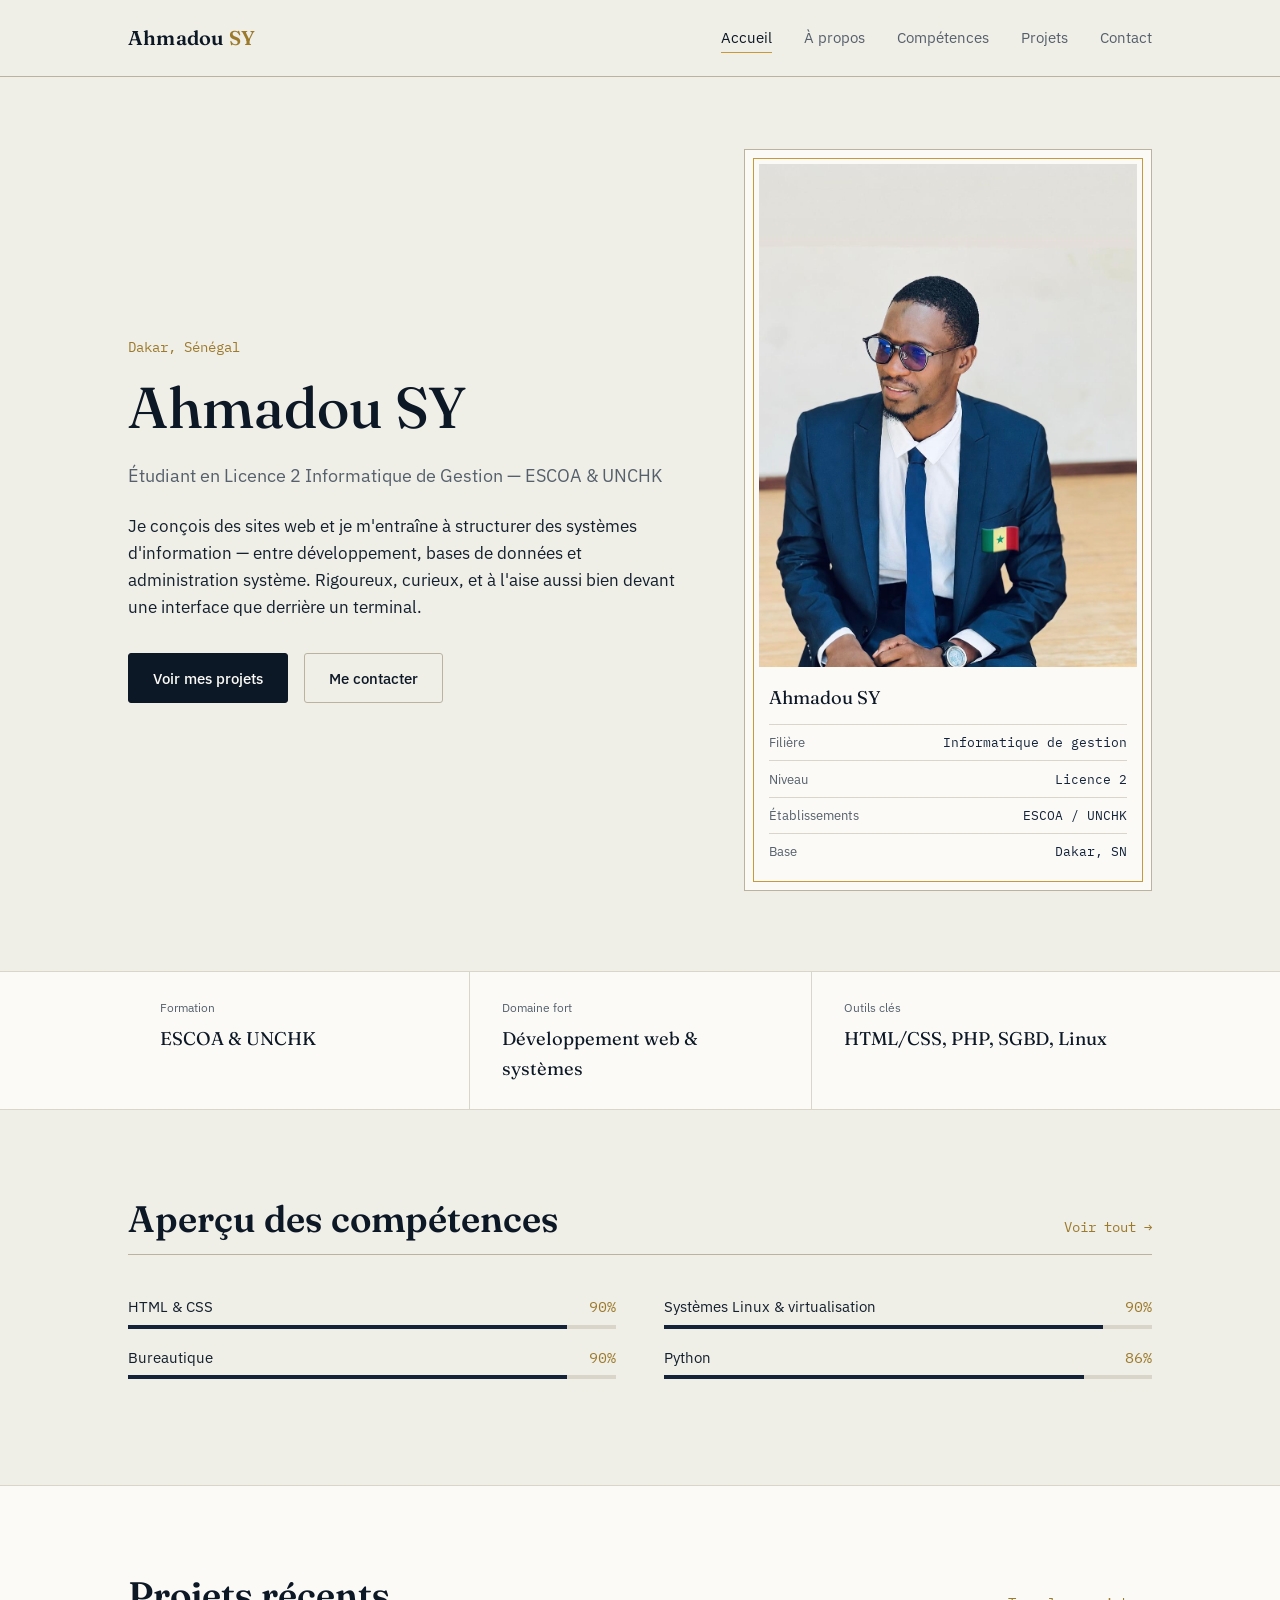
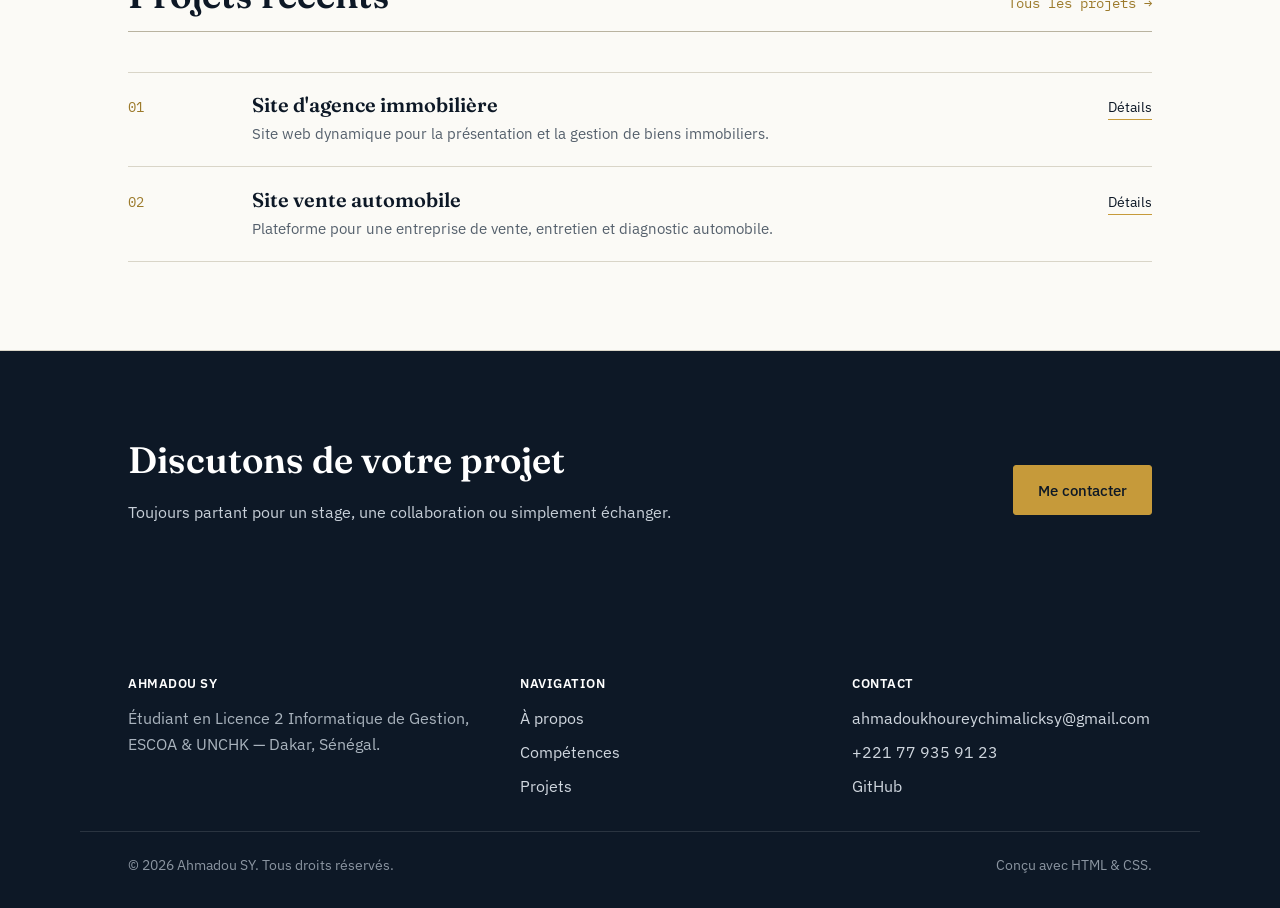
<file: index.html>
<!DOCTYPE html>
<html lang="fr">
<head>
<meta charset="UTF-8">
<meta name="viewport" content="width=device-width, initial-scale=1.0">
<title>Ahmadou SY — Portfolio</title>
<meta name="description" content="Portfolio d'Ahmadou SY, étudiant en Licence 2 Informatique de Gestion à l'ESCOA et l'UNCHK, Dakar.">
<link rel="preconnect" href="https://fonts.googleapis.com">
<link href="https://fonts.googleapis.com/css2?family=Fraunces:opsz,wght@9..144,500;9..144,600&family=IBM+Plex+Sans:wght@400;500;600&family=IBM+Plex+Mono:wght@400;500&display=swap" rel="stylesheet">
<link rel="stylesheet" href="css/style.css">
</head>
<body>

<header class="site-header">
  <div class="nav-wrap">
    <a href="index.html" class="brand">Ahmadou <span>SY</span></a>
    <input type="checkbox" id="nav-toggle">
    <label for="nav-toggle" class="nav-toggle-label" aria-label="Ouvrir le menu"><span></span></label>
    <nav class="main-nav">
      <ul>
        <li><a href="index.html" class="active">Accueil</a></li>
        <li><a href="a-propos.html">À propos</a></li>
        <li><a href="competences.html">Compétences</a></li>
        <li><a href="projets.html">Projets</a></li>
        <li><a href="contact.html">Contact</a></li>
      </ul>
    </nav>
  </div>
</header>

<main>

  <!-- HERO -->
  <section class="hero">
    <div class="container hero-grid">
      <div>
        <div class="hero-eyebrow">Dakar, Sénégal</div>
        <h1>Ahmadou SY</h1>
        <p class="role">Étudiant en Licence 2 Informatique de Gestion — ESCOA &amp; UNCHK</p>
        <p class="lead">Je conçois des sites web et je m'entraîne à structurer des systèmes d'information — entre développement, bases de données et administration système. Rigoureux, curieux, et à l'aise aussi bien devant une interface que derrière un terminal.</p>
        <div class="hero-actions">
          <a href="projets.html" class="btn btn-primary">Voir mes projets</a>
          <a href="contact.html" class="btn btn-ghost">Me contacter</a>
        </div>
      </div>

      <div class="id-card">
        <img class="id-photo" src="assets/img/ahmadou.jpeg" alt="Portrait d'Ahmadou SY">
        <div class="id-meta">
          <div class="id-name">Ahmadou SY</div>
          <div class="id-row"><span class="label">Filière</span><span class="value">Informatique de gestion</span></div>
          <div class="id-row"><span class="label">Niveau</span><span class="value">Licence 2</span></div>
          <div class="id-row"><span class="label">Établissements</span><span class="value">ESCOA / UNCHK</span></div>
          <div class="id-row"><span class="label">Base</span><span class="value">Dakar, SN</span></div>
        </div>
      </div>
    </div>
  </section>

  <!-- FACTS STRIP -->
  <section class="section-alt" style="padding: 0;">
    <div class="container facts-strip">
      <div class="fact">
        <div class="fact-label">Formation</div>
        <div class="fact-value">ESCOA &amp; UNCHK</div>
      </div>
      <div class="fact">
        <div class="fact-label">Domaine fort</div>
        <div class="fact-value">Développement web &amp; systèmes</div>
      </div>
      <div class="fact">
        <div class="fact-label">Outils clés</div>
        <div class="fact-value">HTML/CSS, PHP, SGBD, Linux</div>
      </div>
    </div>
  </section>

  <!-- SKILLS TEASER -->
  <section>
    <div class="container">
      <div class="section-head">
        <h2>Aperçu des compétences</h2>
        <a href="competences.html" class="section-number">Voir tout →</a>
      </div>

      <div class="skills-grid">
        <div>
          <div class="skill">
            <div class="skill-top"><span>HTML &amp; CSS</span><span class="pct">90%</span></div>
            <div class="skill-track"><div class="skill-fill" style="width:90%"></div></div>
          </div>
          <div class="skill">
            <div class="skill-top"><span>Bureautique</span><span class="pct">90%</span></div>
            <div class="skill-track"><div class="skill-fill" style="width:90%"></div></div>
          </div>
        </div>
        <div>
          <div class="skill">
            <div class="skill-top"><span>Systèmes Linux &amp; virtualisation</span><span class="pct">90%</span></div>
            <div class="skill-track"><div class="skill-fill" style="width:90%"></div></div>
          </div>
          <div class="skill">
            <div class="skill-top"><span>Python</span><span class="pct">86%</span></div>
            <div class="skill-track"><div class="skill-fill" style="width:86%"></div></div>
          </div>
        </div>
      </div>
    </div>
  </section>

  <!-- PROJECTS TEASER -->
  <section class="section-alt">
    <div class="container">
      <div class="section-head">
        <h2>Projets récents</h2>
        <a href="projets.html" class="section-number">Tous les projets →</a>
      </div>

      <div>
        <div class="project-line">
          <span class="idx">01</span>
          <div>
            <h3>Site d'agence immobilière</h3>
            <p class="desc">Site web dynamique pour la présentation et la gestion de biens immobiliers.</p>
          </div>
          <a href="projets.html" class="go">Détails</a>
        </div>
        <div class="project-line">
          <span class="idx">02</span>
          <div>
            <h3>Site vente automobile</h3>
            <p class="desc">Plateforme pour une entreprise de vente, entretien et diagnostic automobile.</p>
          </div>
          <a href="projets.html" class="go">Détails</a>
        </div>
      </div>
    </div>
  </section>

  <!-- CTA -->
  <section class="cta-band">
    <div class="container cta-band-inner">
      <div>
        <h2>Discutons de votre projet</h2>
        <p>Toujours partant pour un stage, une collaboration ou simplement échanger.</p>
      </div>
      <a href="contact.html" class="btn btn-primary">Me contacter</a>
    </div>
  </section>

</main>

<footer class="site-footer">
  <div class="container footer-grid">
    <div>
      <h4>AHMADOU SY</h4>
      <p>Étudiant en Licence 2 Informatique de Gestion, ESCOA &amp; UNCHK — Dakar, Sénégal.</p>
    </div>
    <div>
      <h4>NAVIGATION</h4>
      <ul class="footer-list">
        <li><a href="a-propos.html">À propos</a></li>
        <li><a href="competences.html">Compétences</a></li>
        <li><a href="projets.html">Projets</a></li>
      </ul>
    </div>
    <div>
      <h4>CONTACT</h4>
      <ul class="footer-list">
        <li><a href="mailto:ahmadoukhoureychimalicksy@gmail.com">ahmadoukhoureychimalicksy@gmail.com</a></li>
        <li><a href="tel:+221779359123">+221 77 935 91 23</a></li>
        <!-- Ajoutez votre lien GitHub ici -->
        <li><a href="#">GitHub</a></li>
      </ul>
    </div>
  </div>
  <div class="container footer-bottom">
    <span>© 2026 Ahmadou SY. Tous droits réservés.</span>
    <span>Conçu avec HTML &amp; CSS.</span>
  </div>
</footer>

</body>
</html>
</file>
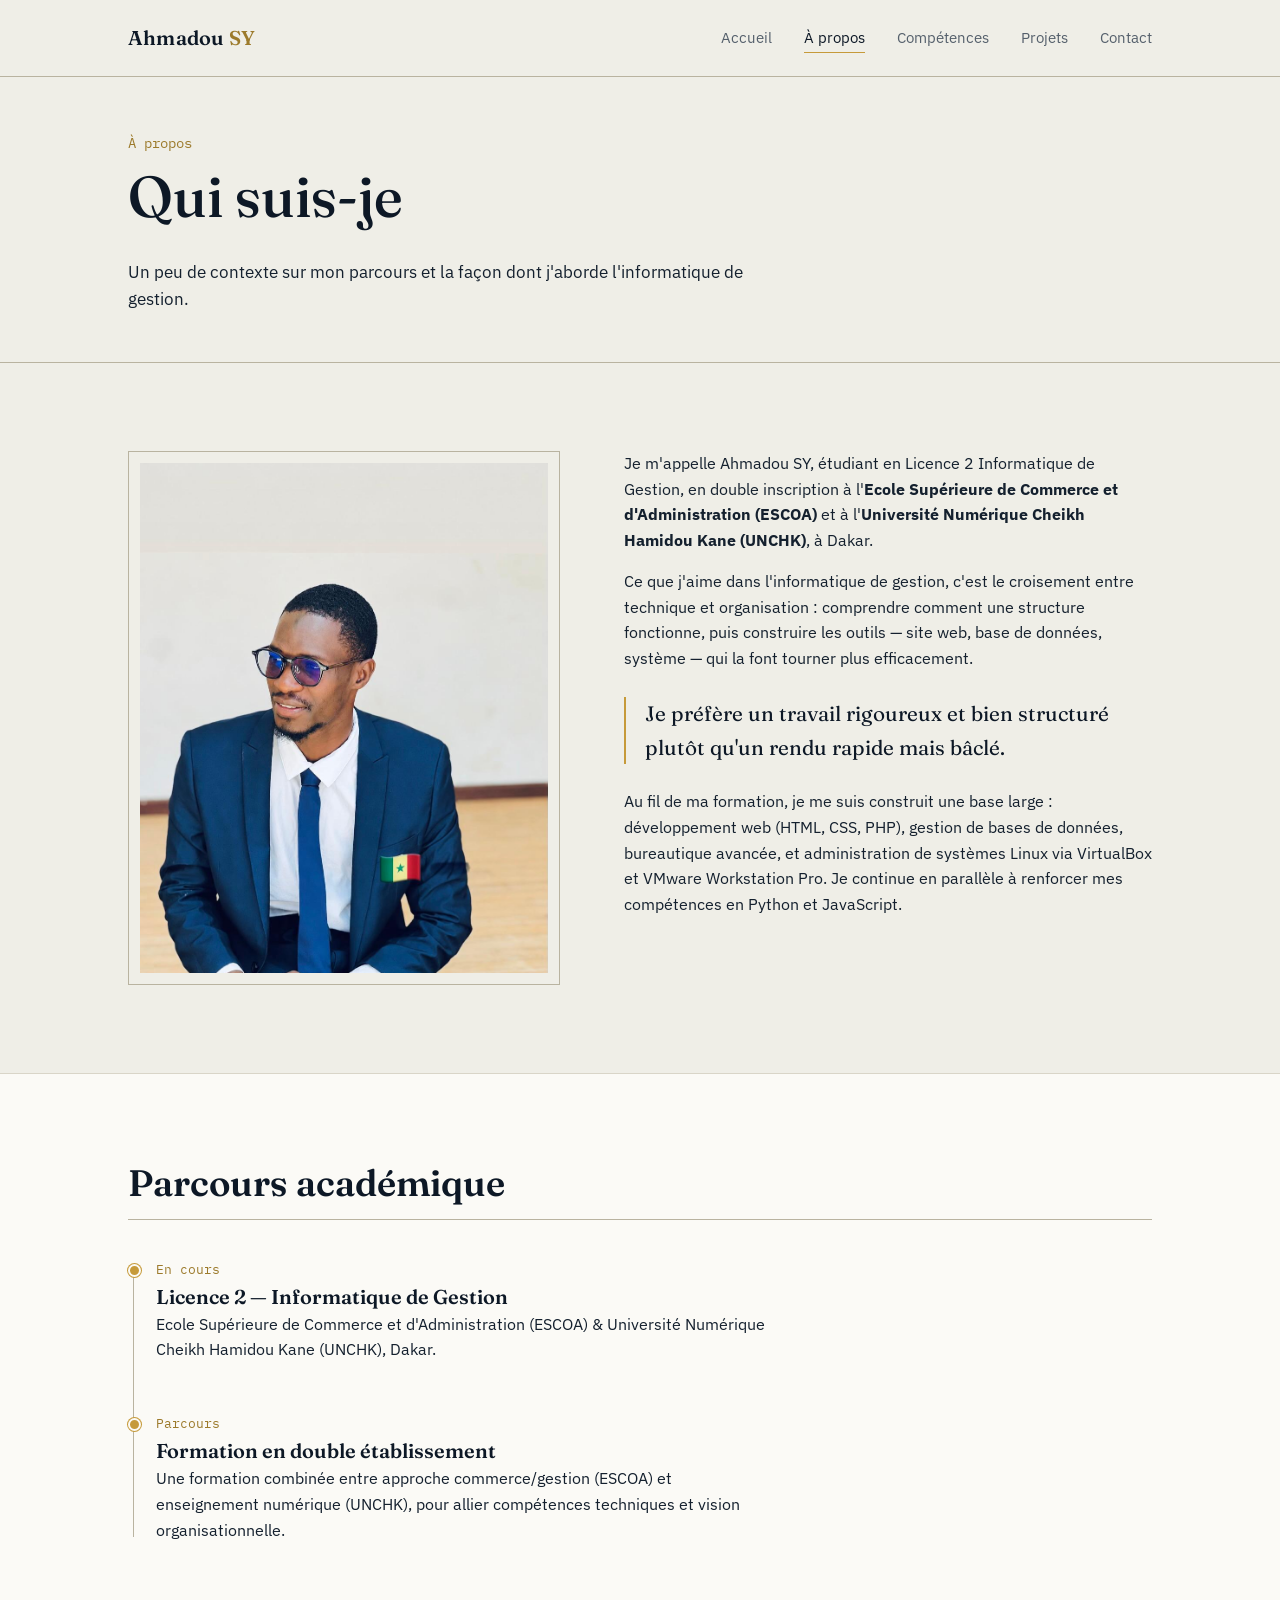
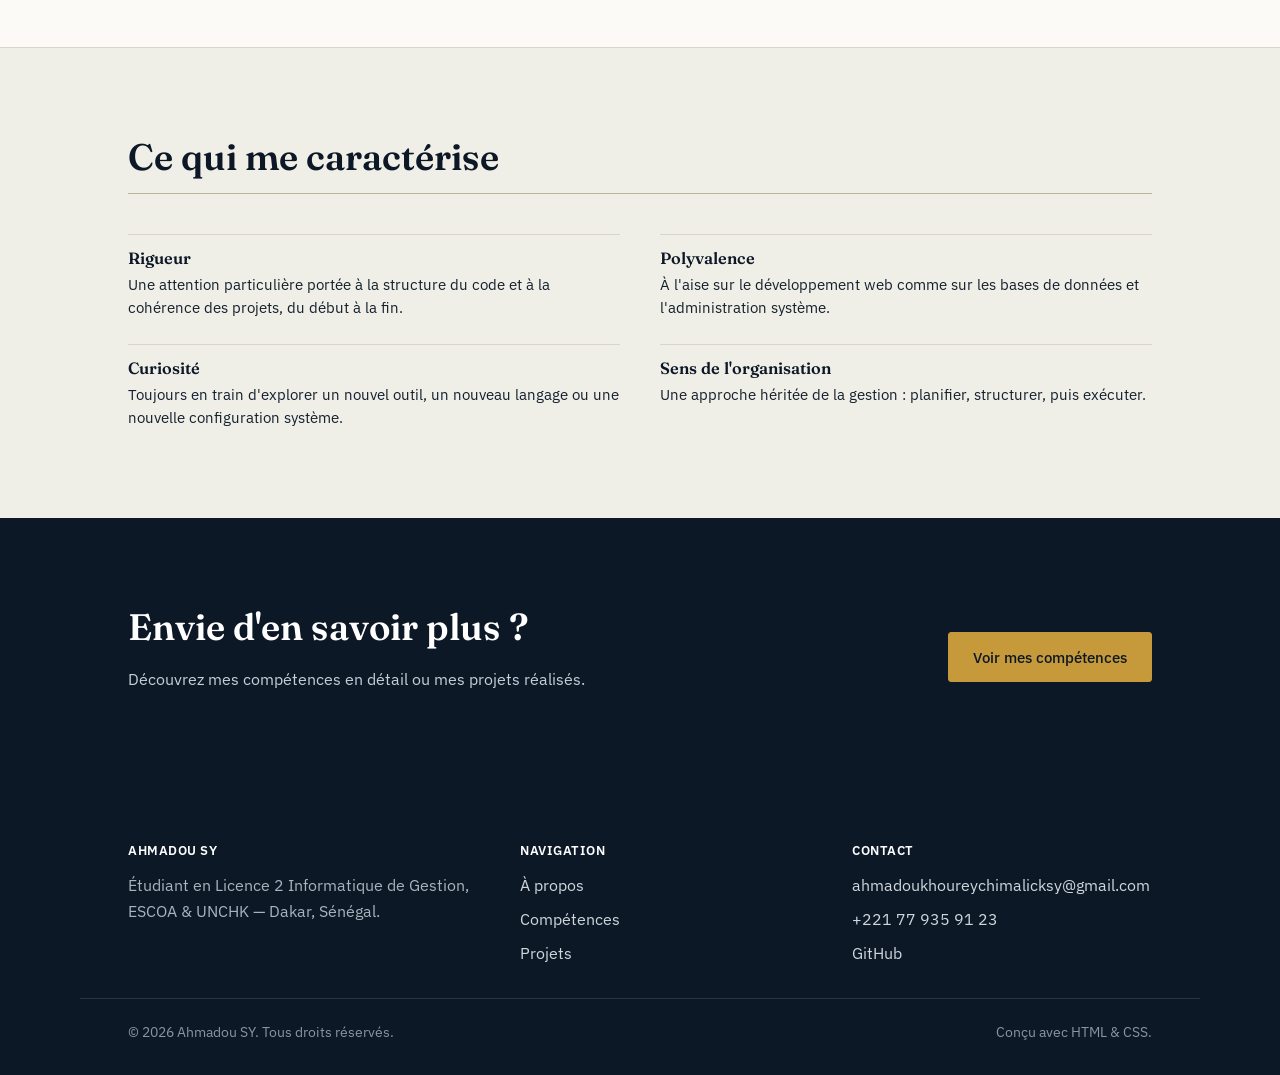
<file: a-propos.html>
<!DOCTYPE html>
<html lang="fr">
<head>
<meta charset="UTF-8">
<meta name="viewport" content="width=device-width, initial-scale=1.0">
<title>À propos — Ahmadou SY</title>
<meta name="description" content="Parcours académique et présentation d'Ahmadou SY, étudiant en Informatique de Gestion.">
<link rel="preconnect" href="https://fonts.googleapis.com">
<link href="https://fonts.googleapis.com/css2?family=Fraunces:opsz,wght@9..144,500;9..144,600&family=IBM+Plex+Sans:wght@400;500;600&family=IBM+Plex+Mono:wght@400;500&display=swap" rel="stylesheet">
<link rel="stylesheet" href="css/style.css">
</head>
<body>

<header class="site-header">
  <div class="nav-wrap">
    <a href="index.html" class="brand">Ahmadou <span>SY</span></a>
    <input type="checkbox" id="nav-toggle">
    <label for="nav-toggle" class="nav-toggle-label" aria-label="Ouvrir le menu"><span></span></label>
    <nav class="main-nav">
      <ul>
        <li><a href="index.html">Accueil</a></li>
        <li><a href="a-propos.html" class="active">À propos</a></li>
        <li><a href="competences.html">Compétences</a></li>
        <li><a href="projets.html">Projets</a></li>
        <li><a href="contact.html">Contact</a></li>
      </ul>
    </nav>
  </div>
</header>

<main>

  <section class="page-hero">
    <div class="container">
      <div class="hero-eyebrow">À propos</div>
      <h1>Qui suis-je</h1>
      <p>Un peu de contexte sur mon parcours et la façon dont j'aborde l'informatique de gestion.</p>
    </div>
  </section>

  <section>
    <div class="container about-grid">
      <div class="about-photo">
        <img src="assets/img/ahmadou.jpeg" alt="Portrait d'Ahmadou SY">
      </div>
      <div>
        <p>Je m'appelle Ahmadou SY, étudiant en Licence 2 Informatique de Gestion, en double inscription à l'<strong>Ecole Supérieure de Commerce et d'Administration (ESCOA)</strong> et à l'<strong>Université Numérique Cheikh Hamidou Kane (UNCHK)</strong>, à Dakar.</p>
        <p>Ce que j'aime dans l'informatique de gestion, c'est le croisement entre technique et organisation : comprendre comment une structure fonctionne, puis construire les outils — site web, base de données, système — qui la font tourner plus efficacement.</p>

        <p class="pull-quote">Je préfère un travail rigoureux et bien structuré plutôt qu'un rendu rapide mais bâclé.</p>

        <p>Au fil de ma formation, je me suis construit une base large : développement web (HTML, CSS, PHP), gestion de bases de données, bureautique avancée, et administration de systèmes Linux via VirtualBox et VMware Workstation Pro. Je continue en parallèle à renforcer mes compétences en Python et JavaScript.</p>
      </div>
    </div>
  </section>

  <section class="section-alt">
    <div class="container">
      <div class="section-head">
        <h2>Parcours académique</h2>
      </div>

      <div class="timeline">
        <div class="timeline-item">
          <div class="period">En cours</div>
          <h3>Licence 2 — Informatique de Gestion</h3>
          <p>Ecole Supérieure de Commerce et d'Administration (ESCOA) &amp; Université Numérique Cheikh Hamidou Kane (UNCHK), Dakar.</p>
        </div>
        <div class="timeline-item">
          <div class="period">Parcours</div>
          <h3>Formation en double établissement</h3>
          <p>Une formation combinée entre approche commerce/gestion (ESCOA) et enseignement numérique (UNCHK), pour allier compétences techniques et vision organisationnelle.</p>
        </div>
      </div>
    </div>
  </section>

  <section>
    <div class="container">
      <div class="section-head">
        <h2>Ce qui me caractérise</h2>
      </div>
      <ul class="values-list">
        <li>
          <h3>Rigueur</h3>
          <p>Une attention particulière portée à la structure du code et à la cohérence des projets, du début à la fin.</p>
        </li>
        <li>
          <h3>Polyvalence</h3>
          <p>À l'aise sur le développement web comme sur les bases de données et l'administration système.</p>
        </li>
        <li>
          <h3>Curiosité</h3>
          <p>Toujours en train d'explorer un nouvel outil, un nouveau langage ou une nouvelle configuration système.</p>
        </li>
        <li>
          <h3>Sens de l'organisation</h3>
          <p>Une approche héritée de la gestion : planifier, structurer, puis exécuter.</p>
        </li>
      </ul>
    </div>
  </section>

  <section class="cta-band">
    <div class="container cta-band-inner">
      <div>
        <h2>Envie d'en savoir plus ?</h2>
        <p>Découvrez mes compétences en détail ou mes projets réalisés.</p>
      </div>
      <a href="competences.html" class="btn btn-primary">Voir mes compétences</a>
    </div>
  </section>

</main>

<footer class="site-footer">
  <div class="container footer-grid">
    <div>
      <h4>AHMADOU SY</h4>
      <p>Étudiant en Licence 2 Informatique de Gestion, ESCOA &amp; UNCHK — Dakar, Sénégal.</p>
    </div>
    <div>
      <h4>NAVIGATION</h4>
      <ul class="footer-list">
        <li><a href="a-propos.html">À propos</a></li>
        <li><a href="competences.html">Compétences</a></li>
        <li><a href="projets.html">Projets</a></li>
      </ul>
    </div>
    <div>
      <h4>CONTACT</h4>
      <ul class="footer-list">
        <li><a href="mailto:ahmadoukhoureychimalicksy@gmail.com">ahmadoukhoureychimalicksy@gmail.com</a></li>
        <li><a href="tel:+221779359123">+221 77 935 91 23</a></li>
        <li><a href="#">GitHub</a></li>
      </ul>
    </div>
  </div>
  <div class="container footer-bottom">
    <span>© 2026 Ahmadou SY. Tous droits réservés.</span>
    <span>Conçu avec HTML &amp; CSS.</span>
  </div>
</footer>

</body>
</html>
</file>
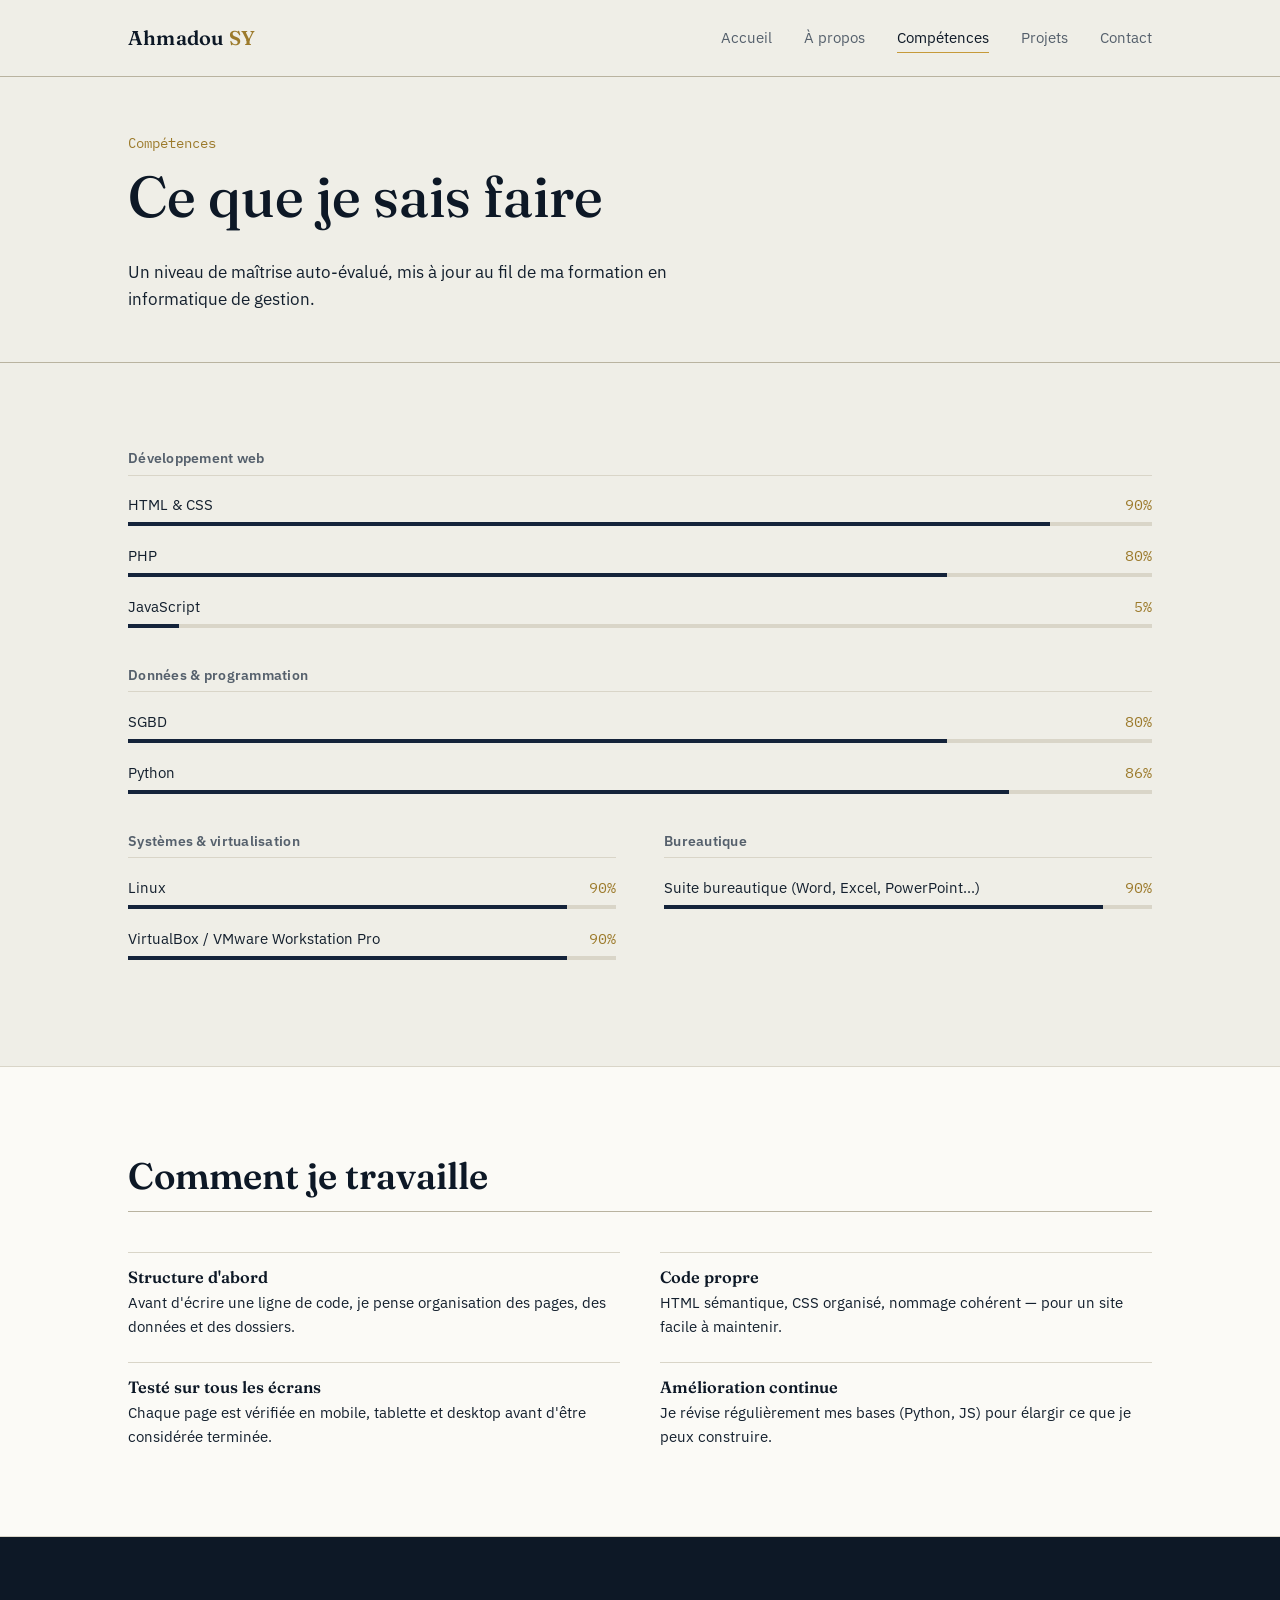
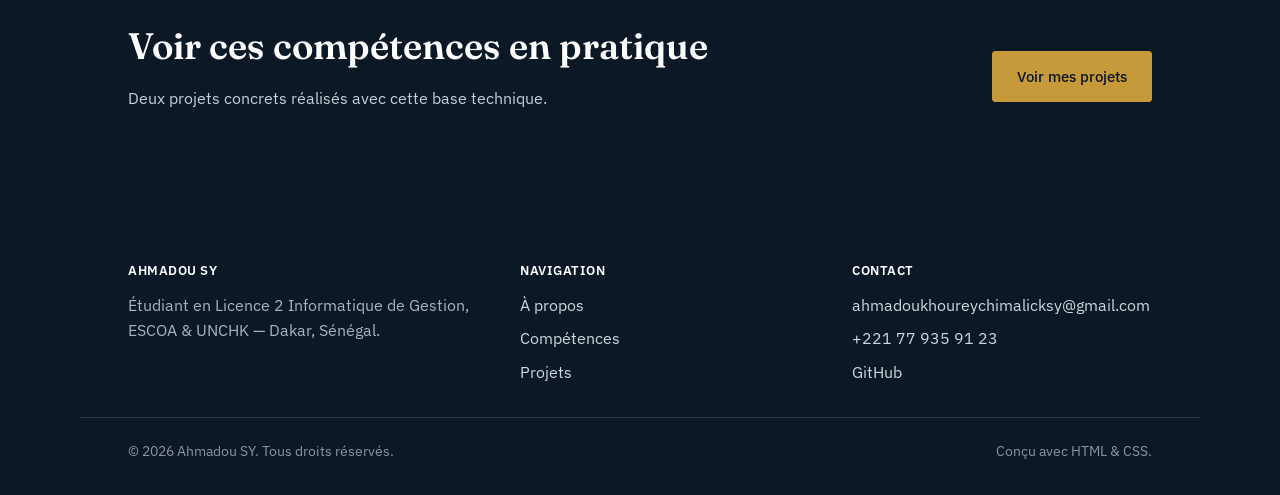
<file: competences.html>
<!DOCTYPE html>
<html lang="fr">
<head>
<meta charset="UTF-8">
<meta name="viewport" content="width=device-width, initial-scale=1.0">
<title>Compétences — Ahmadou SY</title>
<meta name="description" content="Compétences techniques d'Ahmadou SY : développement web, bases de données, systèmes et bureautique.">
<link rel="preconnect" href="https://fonts.googleapis.com">
<link href="https://fonts.googleapis.com/css2?family=Fraunces:opsz,wght@9..144,500;9..144,600&family=IBM+Plex+Sans:wght@400;500;600&family=IBM+Plex+Mono:wght@400;500&display=swap" rel="stylesheet">
<link rel="stylesheet" href="css/style.css">
</head>
<body>

<header class="site-header">
  <div class="nav-wrap">
    <a href="index.html" class="brand">Ahmadou <span>SY</span></a>
    <input type="checkbox" id="nav-toggle">
    <label for="nav-toggle" class="nav-toggle-label" aria-label="Ouvrir le menu"><span></span></label>
    <nav class="main-nav">
      <ul>
        <li><a href="index.html">Accueil</a></li>
        <li><a href="a-propos.html">À propos</a></li>
        <li><a href="competences.html" class="active">Compétences</a></li>
        <li><a href="projets.html">Projets</a></li>
        <li><a href="contact.html">Contact</a></li>
      </ul>
    </nav>
  </div>
</header>

<main>

  <section class="page-hero">
    <div class="container">
      <div class="hero-eyebrow">Compétences</div>
      <h1>Ce que je sais faire</h1>
      <p>Un niveau de maîtrise auto-évalué, mis à jour au fil de ma formation en informatique de gestion.</p>
    </div>
  </section>

  <section>
    <div class="container">

      <div class="skill-group">
        <h3>Développement web</h3>
        <div class="skill">
          <div class="skill-top"><span>HTML &amp; CSS</span><span class="pct">90%</span></div>
          <div class="skill-track"><div class="skill-fill" style="width:90%"></div></div>
        </div>
        <div class="skill">
          <div class="skill-top"><span>PHP</span><span class="pct">80%</span></div>
          <div class="skill-track"><div class="skill-fill" style="width:80%"></div></div>
        </div>
        <div class="skill">
          <div class="skill-top"><span>JavaScript</span><span class="pct">5%</span></div>
          <div class="skill-track"><div class="skill-fill" style="width:5%"></div></div>
        </div>
      </div>

      <div class="skill-group">
        <h3>Données &amp; programmation</h3>
        <div class="skill">
          <div class="skill-top"><span>SGBD</span><span class="pct">80%</span></div>
          <div class="skill-track"><div class="skill-fill" style="width:80%"></div></div>
        </div>
        <div class="skill">
          <div class="skill-top"><span>Python</span><span class="pct">86%</span></div>
          <div class="skill-track"><div class="skill-fill" style="width:86%"></div></div>
        </div>
      </div>

      <div class="skills-grid" style="margin-top:0.5rem;">
        <div class="skill-group" style="margin-bottom:0;">
          <h3>Systèmes &amp; virtualisation</h3>
          <div class="skill">
            <div class="skill-top"><span>Linux</span><span class="pct">90%</span></div>
            <div class="skill-track"><div class="skill-fill" style="width:90%"></div></div>
          </div>
          <div class="skill">
            <div class="skill-top"><span>VirtualBox / VMware Workstation Pro</span><span class="pct">90%</span></div>
            <div class="skill-track"><div class="skill-fill" style="width:90%"></div></div>
          </div>
        </div>

        <div class="skill-group" style="margin-bottom:0;">
          <h3>Bureautique</h3>
          <div class="skill">
            <div class="skill-top"><span>Suite bureautique (Word, Excel, PowerPoint...)</span><span class="pct">90%</span></div>
            <div class="skill-track"><div class="skill-fill" style="width:90%"></div></div>
          </div>
        </div>
      </div>

    </div>
  </section>

  <section class="section-alt">
    <div class="container">
      <div class="section-head">
        <h2>Comment je travaille</h2>
      </div>
      <ul class="values-list">
        <li>
          <h3>Structure d'abord</h3>
          <p>Avant d'écrire une ligne de code, je pense organisation des pages, des données et des dossiers.</p>
        </li>
        <li>
          <h3>Code propre</h3>
          <p>HTML sémantique, CSS organisé, nommage cohérent — pour un site facile à maintenir.</p>
        </li>
        <li>
          <h3>Testé sur tous les écrans</h3>
          <p>Chaque page est vérifiée en mobile, tablette et desktop avant d'être considérée terminée.</p>
        </li>
        <li>
          <h3>Amélioration continue</h3>
          <p>Je révise régulièrement mes bases (Python, JS) pour élargir ce que je peux construire.</p>
        </li>
      </ul>
    </div>
  </section>

  <section class="cta-band">
    <div class="container cta-band-inner">
      <div>
        <h2>Voir ces compétences en pratique</h2>
        <p>Deux projets concrets réalisés avec cette base technique.</p>
      </div>
      <a href="projets.html" class="btn btn-primary">Voir mes projets</a>
    </div>
  </section>

</main>

<footer class="site-footer">
  <div class="container footer-grid">
    <div>
      <h4>AHMADOU SY</h4>
      <p>Étudiant en Licence 2 Informatique de Gestion, ESCOA &amp; UNCHK — Dakar, Sénégal.</p>
    </div>
    <div>
      <h4>NAVIGATION</h4>
      <ul class="footer-list">
        <li><a href="a-propos.html">À propos</a></li>
        <li><a href="competences.html">Compétences</a></li>
        <li><a href="projets.html">Projets</a></li>
      </ul>
    </div>
    <div>
      <h4>CONTACT</h4>
      <ul class="footer-list">
        <li><a href="mailto:ahmadoukhoureychimalicksy@gmail.com">ahmadoukhoureychimalicksy@gmail.com</a></li>
        <li><a href="tel:+221779359123">+221 77 935 91 23</a></li>
        <li><a href="#">GitHub</a></li>
      </ul>
    </div>
  </div>
  <div class="container footer-bottom">
    <span>© 2026 Ahmadou SY. Tous droits réservés.</span>
    <span>Conçu avec HTML &amp; CSS.</span>
  </div>
</footer>

</body>
</html>
</file>
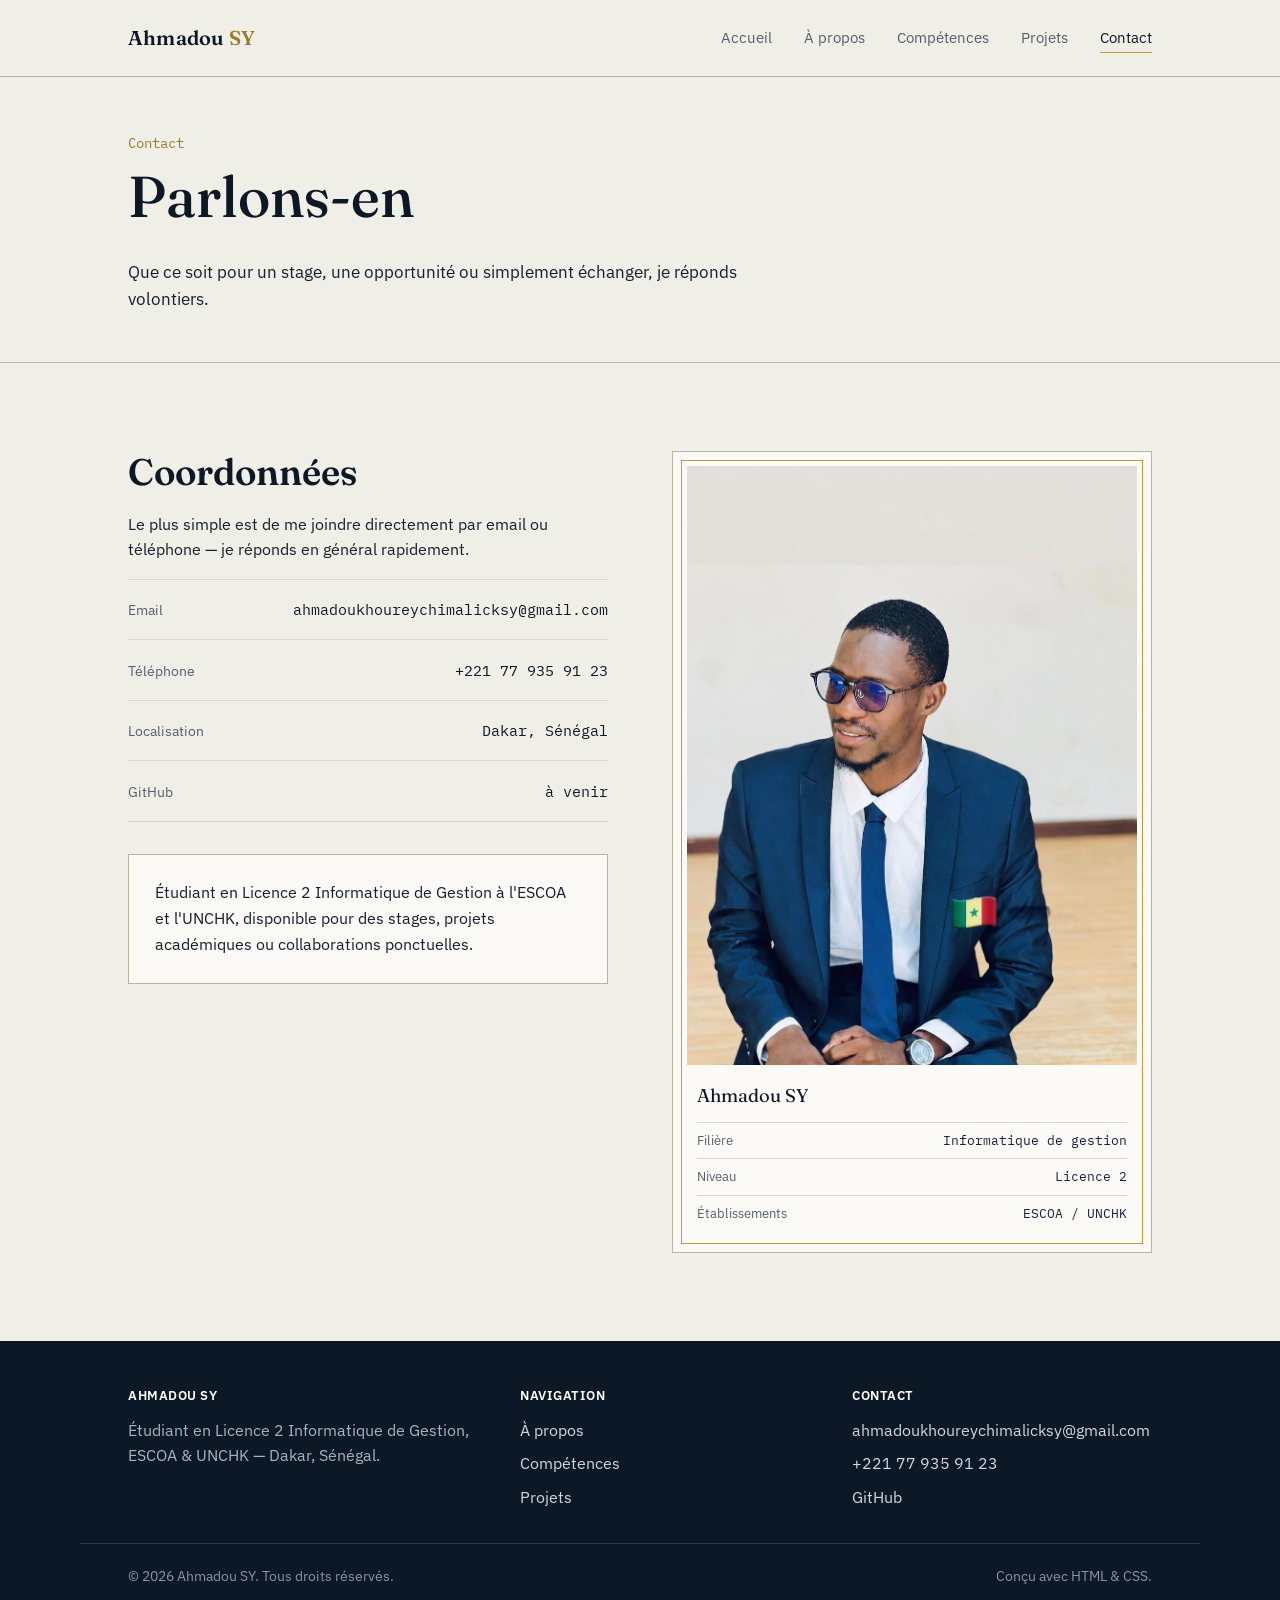
<file: contact.html>
<!DOCTYPE html>
<html lang="fr">
<head>
<meta charset="UTF-8">
<meta name="viewport" content="width=device-width, initial-scale=1.0">
<title>Contact — Ahmadou SY</title>
<meta name="description" content="Contactez Ahmadou SY par email ou téléphone.">
<link rel="preconnect" href="https://fonts.googleapis.com">
<link href="https://fonts.googleapis.com/css2?family=Fraunces:opsz,wght@9..144,500;9..144,600&family=IBM+Plex+Sans:wght@400;500;600&family=IBM+Plex+Mono:wght@400;500&display=swap" rel="stylesheet">
<link rel="stylesheet" href="css/style.css">
</head>
<body>

<header class="site-header">
  <div class="nav-wrap">
    <a href="index.html" class="brand">Ahmadou <span>SY</span></a>
    <input type="checkbox" id="nav-toggle">
    <label for="nav-toggle" class="nav-toggle-label" aria-label="Ouvrir le menu"><span></span></label>
    <nav class="main-nav">
      <ul>
        <li><a href="index.html">Accueil</a></li>
        <li><a href="a-propos.html">À propos</a></li>
        <li><a href="competences.html">Compétences</a></li>
        <li><a href="projets.html">Projets</a></li>
        <li><a href="contact.html" class="active">Contact</a></li>
      </ul>
    </nav>
  </div>
</header>

<main>

  <section class="page-hero">
    <div class="container">
      <div class="hero-eyebrow">Contact</div>
      <h1>Parlons-en</h1>
      <p>Que ce soit pour un stage, une opportunité ou simplement échanger, je réponds volontiers.</p>
    </div>
  </section>

  <section>
    <div class="container contact-grid">
      <div>
        <h2>Coordonnées</h2>
        <p>Le plus simple est de me joindre directement par email ou téléphone — je réponds en général rapidement.</p>

        <ul class="contact-list">
          <li>
            <span class="label">Email</span>
            <a class="value" href="mailto:ahmadoukhoureychimalicksy@gmail.com">ahmadoukhoureychimalicksy@gmail.com</a>
          </li>
          <li>
            <span class="label">Téléphone</span>
            <a class="value" href="tel:+221779359123">+221 77 935 91 23</a>
          </li>
          <li>
            <span class="label">Localisation</span>
            <span class="value">Dakar, Sénégal</span>
          </li>
          <li>
            <span class="label">GitHub</span>
            <!-- Ajoutez votre lien GitHub ici -->
            <a class="value" href="#">à venir</a>
          </li>
        </ul>

        <div class="contact-note">
          <p style="margin:0;">Étudiant en Licence 2 Informatique de Gestion à l'ESCOA et l'UNCHK, disponible pour des stages, projets académiques ou collaborations ponctuelles.</p>
        </div>
      </div>

      <div class="id-card" style="align-self:start;">
        <img class="id-photo" src="assets/img/ahmadou.jpeg" alt="Portrait d'Ahmadou SY">
        <div class="id-meta">
          <div class="id-name">Ahmadou SY</div>
          <div class="id-row"><span class="label">Filière</span><span class="value">Informatique de gestion</span></div>
          <div class="id-row"><span class="label">Niveau</span><span class="value">Licence 2</span></div>
          <div class="id-row"><span class="label">Établissements</span><span class="value">ESCOA / UNCHK</span></div>
        </div>
      </div>
    </div>
  </section>

</main>

<footer class="site-footer">
  <div class="container footer-grid">
    <div>
      <h4>AHMADOU SY</h4>
      <p>Étudiant en Licence 2 Informatique de Gestion, ESCOA &amp; UNCHK — Dakar, Sénégal.</p>
    </div>
    <div>
      <h4>NAVIGATION</h4>
      <ul class="footer-list">
        <li><a href="a-propos.html">À propos</a></li>
        <li><a href="competences.html">Compétences</a></li>
        <li><a href="projets.html">Projets</a></li>
      </ul>
    </div>
    <div>
      <h4>CONTACT</h4>
      <ul class="footer-list">
        <li><a href="mailto:ahmadoukhoureychimalicksy@gmail.com">ahmadoukhoureychimalicksy@gmail.com</a></li>
        <li><a href="tel:+221779359123">+221 77 935 91 23</a></li>
        <li><a href="#">GitHub</a></li>
      </ul>
    </div>
  </div>
  <div class="container footer-bottom">
    <span>© 2026 Ahmadou SY. Tous droits réservés.</span>
    <span>Conçu avec HTML &amp; CSS.</span>
  </div>
</footer>

</body>
</html>
</file>
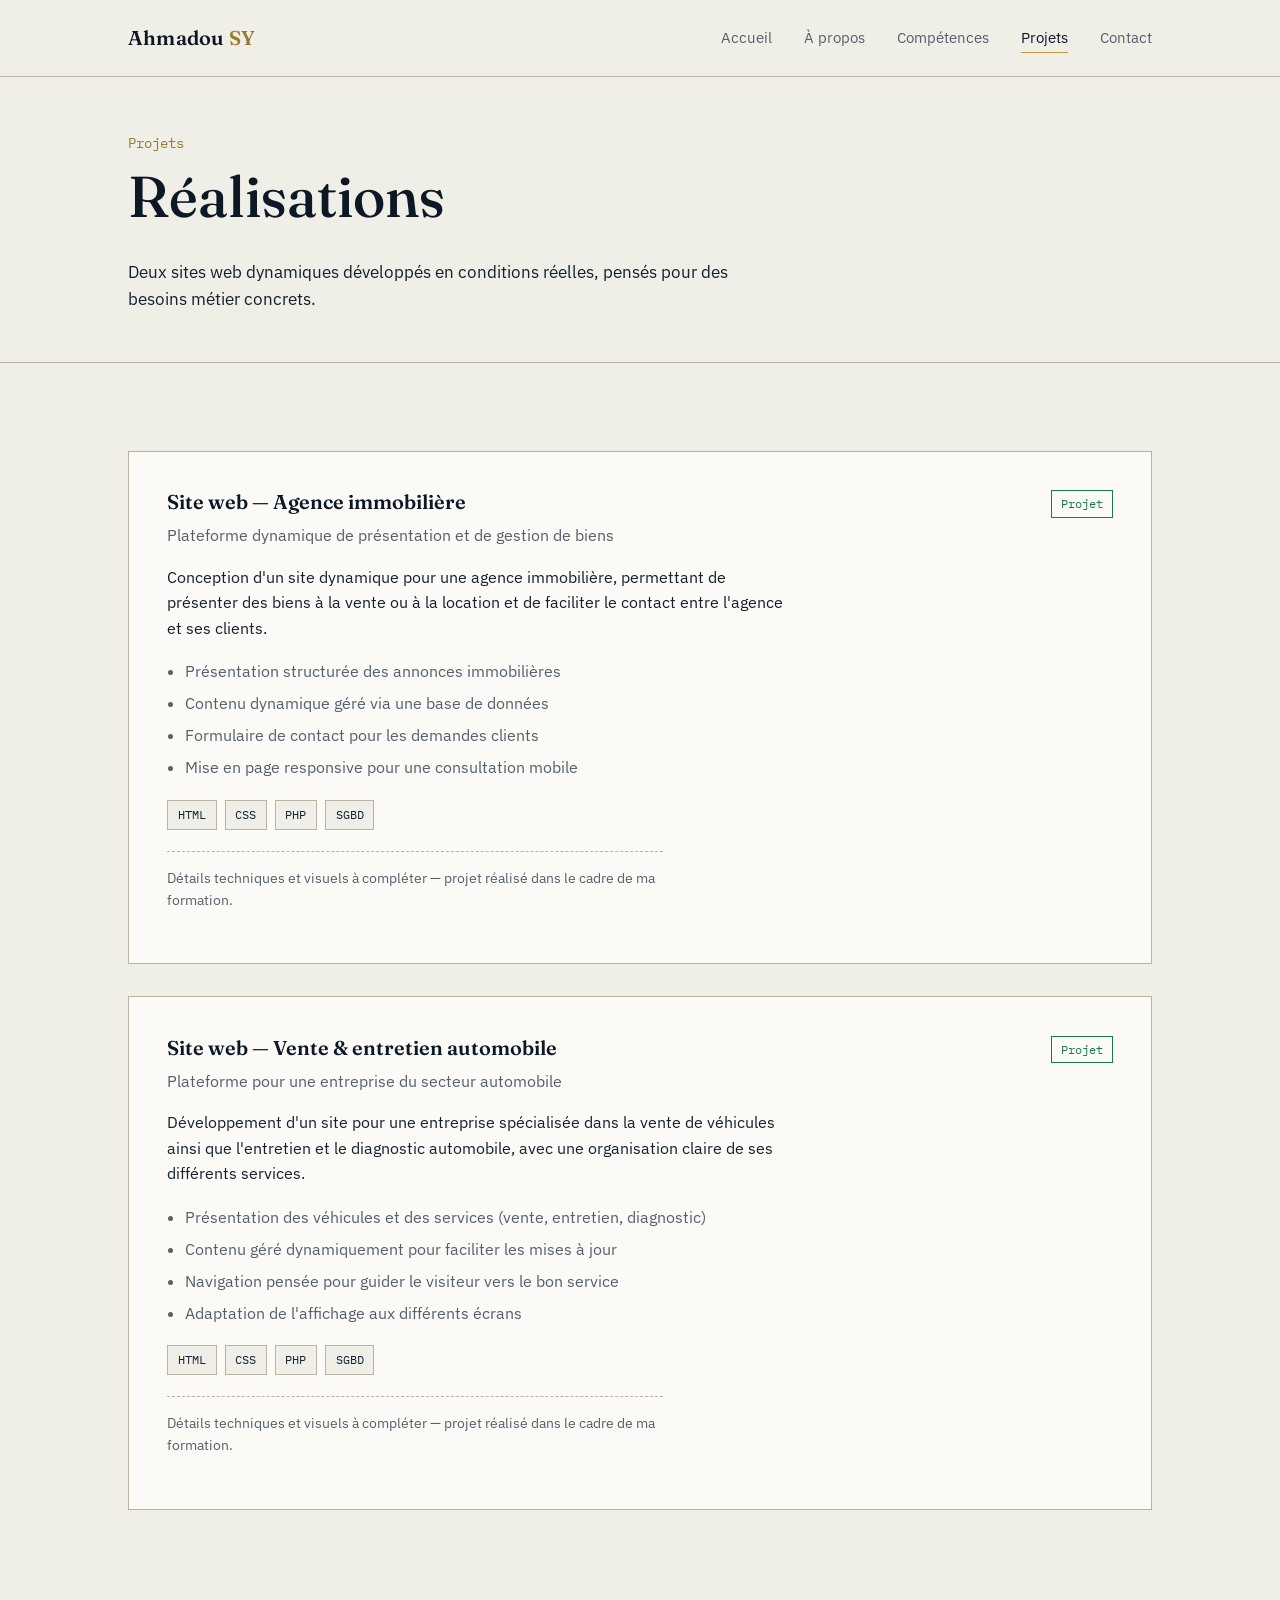
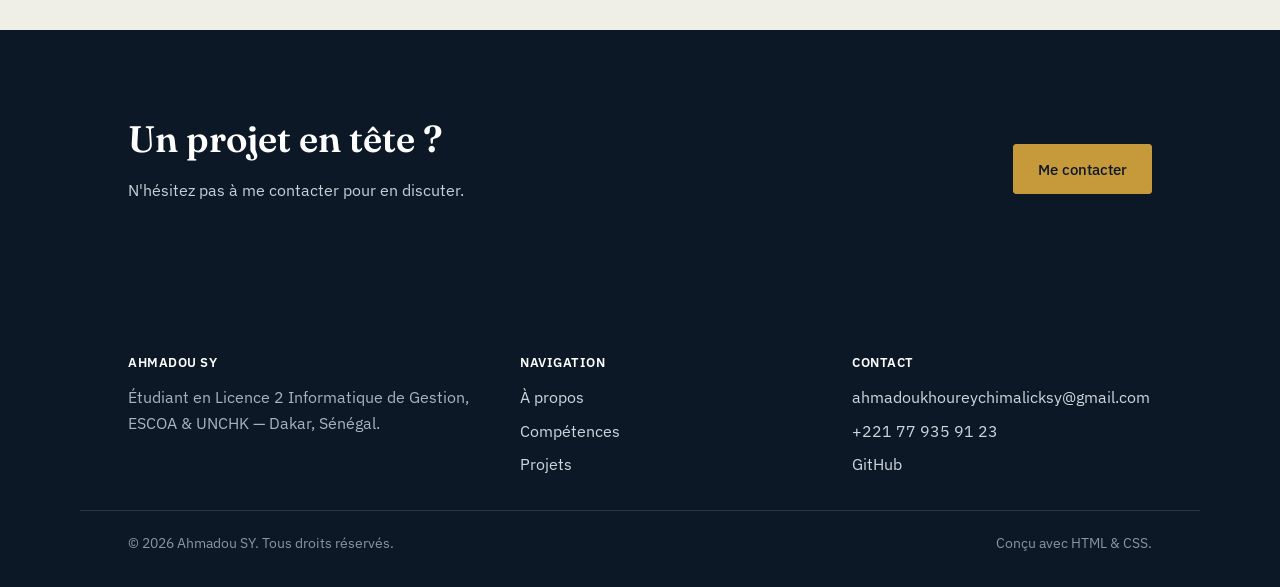
<file: projets.html>
<!DOCTYPE html>
<html lang="fr">
<head>
<meta charset="UTF-8">
<meta name="viewport" content="width=device-width, initial-scale=1.0">
<title>Projets — Ahmadou SY</title>
<meta name="description" content="Projets réalisés par Ahmadou SY : site d'agence immobilière et site de vente automobile.">
<link rel="preconnect" href="https://fonts.googleapis.com">
<link href="https://fonts.googleapis.com/css2?family=Fraunces:opsz,wght@9..144,500;9..144,600&family=IBM+Plex+Sans:wght@400;500;600&family=IBM+Plex+Mono:wght@400;500&display=swap" rel="stylesheet">
<link rel="stylesheet" href="css/style.css">
</head>
<body>

<header class="site-header">
  <div class="nav-wrap">
    <a href="index.html" class="brand">Ahmadou <span>SY</span></a>
    <input type="checkbox" id="nav-toggle">
    <label for="nav-toggle" class="nav-toggle-label" aria-label="Ouvrir le menu"><span></span></label>
    <nav class="main-nav">
      <ul>
        <li><a href="index.html">Accueil</a></li>
        <li><a href="a-propos.html">À propos</a></li>
        <li><a href="competences.html">Compétences</a></li>
        <li><a href="projets.html" class="active">Projets</a></li>
        <li><a href="contact.html">Contact</a></li>
      </ul>
    </nav>
  </div>
</header>

<main>

  <section class="page-hero">
    <div class="container">
      <div class="hero-eyebrow">Projets</div>
      <h1>Réalisations</h1>
      <p>Deux sites web dynamiques développés en conditions réelles, pensés pour des besoins métier concrets.</p>
    </div>
  </section>

  <section>
    <div class="container">

      <article class="project-card">
        <div class="project-card-head">
          <div>
            <h3>Site web — Agence immobilière</h3>
            <p class="muted" style="margin:0;">Plateforme dynamique de présentation et de gestion de biens</p>
          </div>
          <span class="project-tag">Projet</span>
        </div>

        <p>Conception d'un site dynamique pour une agence immobilière, permettant de présenter des biens à la vente ou à la location et de faciliter le contact entre l'agence et ses clients.</p>

        <ul class="project-feature-list">
          <li>Présentation structurée des annonces immobilières</li>
          <li>Contenu dynamique géré via une base de données</li>
          <li>Formulaire de contact pour les demandes clients</li>
          <li>Mise en page responsive pour une consultation mobile</li>
        </ul>

        <div class="project-stack">
          <span class="stack-chip">HTML</span>
          <span class="stack-chip">CSS</span>
          <span class="stack-chip">PHP</span>
          <span class="stack-chip">SGBD</span>
        </div>

        <p class="project-note">Détails techniques et visuels à compléter — projet réalisé dans le cadre de ma formation.</p>
      </article>

      <article class="project-card">
        <div class="project-card-head">
          <div>
            <h3>Site web — Vente &amp; entretien automobile</h3>
            <p class="muted" style="margin:0;">Plateforme pour une entreprise du secteur automobile</p>
          </div>
          <span class="project-tag">Projet</span>
        </div>

        <p>Développement d'un site pour une entreprise spécialisée dans la vente de véhicules ainsi que l'entretien et le diagnostic automobile, avec une organisation claire de ses différents services.</p>

        <ul class="project-feature-list">
          <li>Présentation des véhicules et des services (vente, entretien, diagnostic)</li>
          <li>Contenu géré dynamiquement pour faciliter les mises à jour</li>
          <li>Navigation pensée pour guider le visiteur vers le bon service</li>
          <li>Adaptation de l'affichage aux différents écrans</li>
        </ul>

        <div class="project-stack">
          <span class="stack-chip">HTML</span>
          <span class="stack-chip">CSS</span>
          <span class="stack-chip">PHP</span>
          <span class="stack-chip">SGBD</span>
        </div>

        <p class="project-note">Détails techniques et visuels à compléter — projet réalisé dans le cadre de ma formation.</p>
      </article>

    </div>
  </section>

  <section class="cta-band">
    <div class="container cta-band-inner">
      <div>
        <h2>Un projet en tête ?</h2>
        <p>N'hésitez pas à me contacter pour en discuter.</p>
      </div>
      <a href="contact.html" class="btn btn-primary">Me contacter</a>
    </div>
  </section>

</main>

<footer class="site-footer">
  <div class="container footer-grid">
    <div>
      <h4>AHMADOU SY</h4>
      <p>Étudiant en Licence 2 Informatique de Gestion, ESCOA &amp; UNCHK — Dakar, Sénégal.</p>
    </div>
    <div>
      <h4>NAVIGATION</h4>
      <ul class="footer-list">
        <li><a href="a-propos.html">À propos</a></li>
        <li><a href="competences.html">Compétences</a></li>
        <li><a href="projets.html">Projets</a></li>
      </ul>
    </div>
    <div>
      <h4>CONTACT</h4>
      <ul class="footer-list">
        <li><a href="mailto:ahmadoukhoureychimalicksy@gmail.com">ahmadoukhoureychimalicksy@gmail.com</a></li>
        <li><a href="tel:+221779359123">+221 77 935 91 23</a></li>
        <li><a href="#">GitHub</a></li>
      </ul>
    </div>
  </div>
  <div class="container footer-bottom">
    <span>© 2026 Ahmadou SY. Tous droits réservés.</span>
    <span>Conçu avec HTML &amp; CSS.</span>
  </div>
</footer>

</body>
</html>
</file>
<file: css/style.css>
/* ==========================================================================
   Ahmadou SY — Portfolio
   Palette : marine profond + or discret, clin d'œil sobre au drapeau sénégalais
   Typo : Fraunces (display) + IBM Plex Sans (texte) + IBM Plex Mono (données)
   ========================================================================== */

:root {
  --navy-900: #0d1826;
  --navy-800: #14233a;
  --navy-700: #1c3050;
  --navy-600: #2c456e;
  --gold: #c69a3a;
  --gold-dark: #9c7a2b;
  --green: #1c7a45;
  --bg: #efeee7;
  --surface: #fbfaf6;
  --ink: #14202e;
  --ink-muted: #55606c;
  --line: #d9d5c8;
  --line-strong: #b9b3a0;

  --font-display: "Fraunces", "Georgia", serif;
  --font-body: "IBM Plex Sans", "Segoe UI", sans-serif;
  --font-mono: "IBM Plex Mono", monospace;

  --maxw: 1120px;
  --gutter: clamp(1.25rem, 4vw, 3rem);
  --radius: 3px;
}

* { box-sizing: border-box; }
html { scroll-behavior: smooth; }

body {
  margin: 0;
  background: var(--bg);
  color: var(--ink);
  font-family: var(--font-body);
  font-size: 16px;
  line-height: 1.6;
  -webkit-font-smoothing: antialiased;
}

img { max-width: 100%; display: block; }

a {
  color: inherit;
  text-decoration: none;
}

h1, h2, h3, h4 {
  font-family: var(--font-display);
  font-weight: 600;
  line-height: 1.15;
  margin: 0 0 0.5em;
  color: var(--navy-900);
}

h1 { font-size: clamp(2.4rem, 5vw, 3.6rem); font-weight: 500; }
h2 { font-size: clamp(1.7rem, 3vw, 2.3rem); }
h3 { font-size: 1.25rem; }

p { margin: 0 0 1em; max-width: 62ch; color: var(--ink); }

.muted { color: var(--ink-muted); }

.container {
  max-width: var(--maxw);
  margin: 0 auto;
  padding: 0 var(--gutter);
}

section { padding: clamp(3rem, 7vw, 5.5rem) 0; }

.section-alt { background: var(--surface); border-top: 1px solid var(--line); border-bottom: 1px solid var(--line); }

.section-head {
  display: flex;
  align-items: baseline;
  justify-content: space-between;
  gap: 1.5rem;
  margin-bottom: 2.5rem;
  border-bottom: 1px solid var(--line-strong);
  padding-bottom: 0.9rem;
}

.section-head h2 { margin: 0; }
.section-number {
  font-family: var(--font-mono);
  font-size: 0.85rem;
  color: var(--gold-dark);
  white-space: nowrap;
}

/* ---------- Buttons ---------- */
.btn {
  display: inline-flex;
  align-items: center;
  gap: 0.5rem;
  padding: 0.75rem 1.5rem;
  border: 1px solid var(--navy-900);
  border-radius: var(--radius);
  font-family: var(--font-body);
  font-size: 0.95rem;
  font-weight: 500;
  cursor: pointer;
  transition: background 0.15s ease, color 0.15s ease, border-color 0.15s ease;
}

.btn-primary {
  background: var(--navy-900);
  color: var(--surface);
}
.btn-primary:hover { background: var(--navy-700); }

.btn-ghost {
  background: transparent;
  color: var(--navy-900);
  border-color: var(--line-strong);
}
.btn-ghost:hover { border-color: var(--navy-900); }

.btn:focus-visible, a:focus-visible, button:focus-visible {
  outline: 2px solid var(--gold-dark);
  outline-offset: 2px;
}

/* ---------- Header / Nav ---------- */
.site-header {
  position: sticky;
  top: 0;
  z-index: 50;
  background: var(--bg);
  border-bottom: 1px solid var(--line-strong);
}

.nav-wrap {
  max-width: var(--maxw);
  margin: 0 auto;
  padding: 0 var(--gutter);
  display: flex;
  align-items: center;
  justify-content: space-between;
  height: 76px;
}

.brand {
  font-family: var(--font-display);
  font-size: 1.25rem;
  font-weight: 600;
  color: var(--navy-900);
  letter-spacing: 0.01em;
}
.brand span { color: var(--gold-dark); }

.main-nav ul {
  list-style: none;
  display: flex;
  gap: 2rem;
  margin: 0;
  padding: 0;
}

.main-nav a {
  font-size: 0.95rem;
  color: var(--ink-muted);
  padding: 0.3rem 0;
  border-bottom: 1px solid transparent;
  transition: border-color 0.15s ease, color 0.15s ease;
}

.main-nav a:hover { color: var(--navy-900); }

.main-nav a.active {
  color: var(--navy-900);
  border-bottom-color: var(--gold);
}

.nav-toggle-label {
  display: none;
  cursor: pointer;
  width: 28px;
  height: 20px;
  position: relative;
}
.nav-toggle-label span,
.nav-toggle-label span::before,
.nav-toggle-label span::after {
  content: "";
  position: absolute;
  left: 0;
  width: 100%;
  height: 2px;
  background: var(--navy-900);
  transition: transform 0.2s ease;
}
.nav-toggle-label span { top: 9px; }
.nav-toggle-label span::before { top: -8px; }
.nav-toggle-label span::after { top: 8px; }

#nav-toggle { display: none; }

/* ---------- Footer ---------- */
.site-footer {
  background: var(--navy-900);
  color: #cfd6de;
  padding: 3rem 0 2rem;
}
.footer-grid {
  display: grid;
  grid-template-columns: 1.2fr 1fr 1fr;
  gap: 2rem;
  padding-bottom: 2rem;
  border-bottom: 1px solid rgba(255,255,255,0.12);
}
.site-footer h4 {
  color: #fff;
  font-family: var(--font-body);
  font-size: 0.8rem;
  letter-spacing: 0.04em;
  margin-bottom: 0.9rem;
}
.site-footer a { color: #cfd6de; }
.site-footer a:hover { color: var(--gold); }
.site-footer p { color: #a9b3bd; }
.footer-list { list-style: none; margin: 0; padding: 0; display: grid; gap: 0.5rem; }
.footer-bottom {
  padding-top: 1.4rem;
  display: flex;
  justify-content: space-between;
  flex-wrap: wrap;
  gap: 0.5rem;
  font-size: 0.85rem;
  color: #8b95a1;
}

/* ==========================================================================
   HERO
   ========================================================================== */

.hero {
  padding: clamp(2.5rem, 6vw, 4.5rem) 0 clamp(3rem, 7vw, 5rem);
}

.hero-grid {
  display: grid;
  grid-template-columns: 1.15fr 0.85fr;
  gap: clamp(2rem, 5vw, 4rem);
  align-items: center;
}

.hero-eyebrow {
  font-family: var(--font-mono);
  font-size: 0.85rem;
  color: var(--gold-dark);
  margin-bottom: 1rem;
}

.hero h1 { margin-bottom: 0.35em; }
.hero .role {
  font-size: 1.15rem;
  color: var(--ink-muted);
  margin-bottom: 1.4rem;
}
.hero .lead { font-size: 1.05rem; margin-bottom: 2rem; }
.hero-actions { display: flex; gap: 1rem; flex-wrap: wrap; }

/* ID-card style photo block */
.id-card {
  background: var(--surface);
  border: 1px solid var(--line-strong);
  padding: 0.9rem;
  position: relative;
}
.id-card::before {
  content: "";
  position: absolute;
  top: 8px; left: 8px; right: 8px; bottom: 8px;
  border: 1px solid var(--gold);
  pointer-events: none;
}
.id-photo {
  width: 100%;
  aspect-ratio: 3 / 4;
  object-fit: cover;
  object-position: top center;
  filter: grayscale(8%);
}
.id-meta {
  padding: 1rem 0.6rem 0.4rem;
}
.id-meta .id-name {
  font-family: var(--font-display);
  font-size: 1.15rem;
  color: var(--navy-900);
  margin-bottom: 0.7rem;
}
.id-row {
  display: flex;
  justify-content: space-between;
  gap: 0.75rem;
  padding: 0.45rem 0;
  border-top: 1px solid var(--line);
  font-size: 0.82rem;
}
.id-row .label { color: var(--ink-muted); }
.id-row .value { font-family: var(--font-mono); color: var(--navy-800); text-align: right; }

/* ---------- Facts strip ---------- */
.facts-strip {
  display: grid;
  grid-template-columns: repeat(3, 1fr);
}
.facts-strip .fact {
  padding: 1.6rem clamp(1rem, 3vw, 2rem);
  border-left: 1px solid var(--line);
}
.facts-strip .fact:first-child { border-left: none; }
.fact .fact-label {
  font-size: 0.78rem;
  color: var(--ink-muted);
  margin-bottom: 0.4rem;
}
.fact .fact-value {
  font-family: var(--font-display);
  font-size: 1.15rem;
  color: var(--navy-900);
}

/* ---------- Skill bars (teaser + full) ---------- */
.skill {
  margin-bottom: 1.1rem;
}
.skill-top {
  display: flex;
  justify-content: space-between;
  margin-bottom: 0.35rem;
  font-size: 0.92rem;
}
.skill-top .pct { font-family: var(--font-mono); color: var(--gold-dark); }
.skill-track {
  height: 4px;
  background: var(--line);
  position: relative;
}
.skill-fill {
  height: 100%;
  background: var(--navy-800);
}

.skills-grid {
  display: grid;
  grid-template-columns: 1fr 1fr;
  gap: 0 3rem;
}
.skill-group h3 {
  font-size: 0.85rem;
  font-family: var(--font-body);
  font-weight: 600;
  letter-spacing: 0.02em;
  color: var(--ink-muted);
  margin-bottom: 1.1rem;
  padding-bottom: 0.5rem;
  border-bottom: 1px solid var(--line);
}
.skill-group { margin-bottom: 2.5rem; }

/* ---------- Project list (teaser on home) ---------- */
.project-line {
  display: grid;
  grid-template-columns: 100px 1fr auto;
  gap: 1.5rem;
  align-items: baseline;
  padding: 1.3rem 0;
  border-top: 1px solid var(--line);
}
.project-line:last-child { border-bottom: 1px solid var(--line); }
.project-line .idx { font-family: var(--font-mono); color: var(--gold-dark); font-size: 0.85rem; }
.project-line h3 { margin-bottom: 0.3rem; }
.project-line .desc { margin: 0; color: var(--ink-muted); font-size: 0.95rem; }
.project-line .go { font-size: 0.85rem; white-space: nowrap; color: var(--navy-900); border-bottom: 1px solid var(--gold); }

/* ---------- Project cards (projets.html) ---------- */
.project-card {
  border: 1px solid var(--line-strong);
  background: var(--surface);
  padding: clamp(1.6rem, 3vw, 2.5rem);
  margin-bottom: 2rem;
}
.project-card-head {
  display: flex;
  justify-content: space-between;
  align-items: flex-start;
  gap: 1rem;
  margin-bottom: 1rem;
  flex-wrap: wrap;
}
.project-tag {
  font-family: var(--font-mono);
  font-size: 0.75rem;
  color: var(--green);
  border: 1px solid var(--green);
  padding: 0.2rem 0.55rem;
  white-space: nowrap;
  height: fit-content;
}
.project-stack {
  display: flex;
  flex-wrap: wrap;
  gap: 0.5rem;
  margin-top: 1.2rem;
}
.stack-chip {
  font-family: var(--font-mono);
  font-size: 0.78rem;
  color: var(--navy-800);
  background: var(--bg);
  border: 1px solid var(--line-strong);
  padding: 0.25rem 0.6rem;
}
.project-feature-list {
  margin: 1.1rem 0 0;
  padding-left: 1.1rem;
  color: var(--ink-muted);
}
.project-feature-list li { margin-bottom: 0.4rem; }
.project-note {
  margin-top: 1.3rem;
  padding-top: 1rem;
  border-top: 1px dashed var(--line-strong);
  font-size: 0.85rem;
  color: var(--ink-muted);
}

/* ---------- Timeline (a-propos) ---------- */
.timeline { position: relative; padding-left: 1.75rem; }
.timeline::before {
  content: "";
  position: absolute;
  left: 5px; top: 6px; bottom: 6px;
  width: 1px;
  background: var(--line-strong);
}
.timeline-item { position: relative; padding-bottom: 2.2rem; }
.timeline-item:last-child { padding-bottom: 0; }
.timeline-item::before {
  content: "";
  position: absolute;
  left: -1.75rem;
  top: 4px;
  width: 9px; height: 9px;
  border-radius: 50%;
  background: var(--gold);
  border: 2px solid var(--surface);
  box-shadow: 0 0 0 1px var(--gold);
}
.timeline-item .period {
  font-family: var(--font-mono);
  font-size: 0.8rem;
  color: var(--gold-dark);
  margin-bottom: 0.3rem;
}
.timeline-item h3 { margin-bottom: 0.25rem; }

/* ---------- About split ---------- */
.about-grid {
  display: grid;
  grid-template-columns: 0.9fr 1.1fr;
  gap: clamp(2rem, 5vw, 4rem);
  align-items: start;
}
.about-photo {
  border: 1px solid var(--line-strong);
  padding: 0.7rem;
}
.about-photo img { aspect-ratio: 4/5; object-fit: cover; object-position: top; }
.pull-quote {
  font-family: var(--font-display);
  font-size: 1.3rem;
  color: var(--navy-900);
  border-left: 2px solid var(--gold);
  padding-left: 1.2rem;
  margin: 1.6rem 0;
}

/* ---------- Values / strengths list ---------- */
.values-list {
  display: grid;
  grid-template-columns: repeat(2, 1fr);
  gap: 1.5rem 2.5rem;
  list-style: none;
  padding: 0;
  margin: 0;
}
.values-list li {
  padding-top: 0.9rem;
  border-top: 1px solid var(--line);
}
.values-list h3 { font-size: 1.02rem; margin-bottom: 0.3rem; }
.values-list p { font-size: 0.92rem; margin: 0; }

/* ---------- Contact ---------- */
.contact-grid {
  display: grid;
  grid-template-columns: 1fr 1fr;
  gap: clamp(2rem, 5vw, 4rem);
}
.contact-list { list-style: none; margin: 0; padding: 0; }
.contact-list li {
  display: flex;
  justify-content: space-between;
  align-items: center;
  padding: 1.1rem 0;
  border-top: 1px solid var(--line);
  gap: 1rem;
}
.contact-list li:last-child { border-bottom: 1px solid var(--line); }
.contact-list .label { color: var(--ink-muted); font-size: 0.9rem; }
.contact-list .value { font-family: var(--font-mono); font-size: 0.95rem; color: var(--navy-900); }
.contact-list a.value:hover { color: var(--gold-dark); }

.contact-note {
  background: var(--surface);
  border: 1px solid var(--line-strong);
  padding: 1.6rem;
  margin-top: 2rem;
}

/* ---------- Page hero (secondary pages) ---------- */
.page-hero {
  padding: clamp(2.5rem, 6vw, 3.5rem) 0 2rem;
  border-bottom: 1px solid var(--line-strong);
}
.page-hero .hero-eyebrow { margin-bottom: 0.6rem; }
.page-hero p { font-size: 1.05rem; }

/* ---------- CTA band ---------- */
.cta-band {
  background: var(--navy-900);
  color: #fff;
}
.cta-band h2 { color: #fff; }
.cta-band p { color: #c7cfd8; }
.cta-band-inner {
  display: flex;
  align-items: center;
  justify-content: space-between;
  gap: 2rem;
  flex-wrap: wrap;
}
.cta-band .btn-primary {
  background: var(--gold);
  border-color: var(--gold);
  color: var(--navy-900);
}
.cta-band .btn-primary:hover { background: #d9ac47; }
.cta-band .btn-ghost { border-color: rgba(255,255,255,0.35); color: #fff; }
.cta-band .btn-ghost:hover { border-color: #fff; }

/* ==========================================================================
   Responsive
   ========================================================================== */

@media (max-width: 860px) {
  .hero-grid,
  .about-grid,
  .contact-grid {
    grid-template-columns: 1fr;
  }
  .about-grid { }
  .about-photo { max-width: 320px; }

  .facts-strip { grid-template-columns: 1fr; }
  .facts-strip .fact { border-left: none; border-top: 1px solid var(--line); padding: 1.2rem 0; }
  .facts-strip .fact:first-child { border-top: none; }

  .skills-grid { grid-template-columns: 1fr; }
  .values-list { grid-template-columns: 1fr; }
  .footer-grid { grid-template-columns: 1fr 1fr; }
}

@media (max-width: 700px) {
  .nav-toggle-label { display: block; }

  .main-nav {
    position: absolute;
    top: 76px;
    left: 0;
    right: 0;
    background: var(--bg);
    border-bottom: 1px solid var(--line-strong);
    max-height: 0;
    overflow: hidden;
    transition: max-height 0.25s ease;
  }
  .main-nav ul {
    flex-direction: column;
    gap: 0;
    padding: 0.5rem var(--gutter) 1rem;
  }
  .main-nav li { border-top: 1px solid var(--line); }
  .main-nav li:first-child { border-top: none; }
  .main-nav a { display: block; padding: 0.9rem 0; }

  #nav-toggle:checked ~ .main-nav { max-height: 400px; }

  .project-line { grid-template-columns: 1fr; gap: 0.3rem; }
  .project-line .go { order: 3; }

  .footer-grid { grid-template-columns: 1fr; gap: 1.8rem; }
}

@media (max-width: 520px) {
  .hero-actions .btn { flex: 1; justify-content: center; }
  .cta-band-inner { flex-direction: column; align-items: flex-start; }
}

/* Reduced motion */
@media (prefers-reduced-motion: reduce) {
  html { scroll-behavior: auto; }
  * { transition: none !important; }
}
</file>
